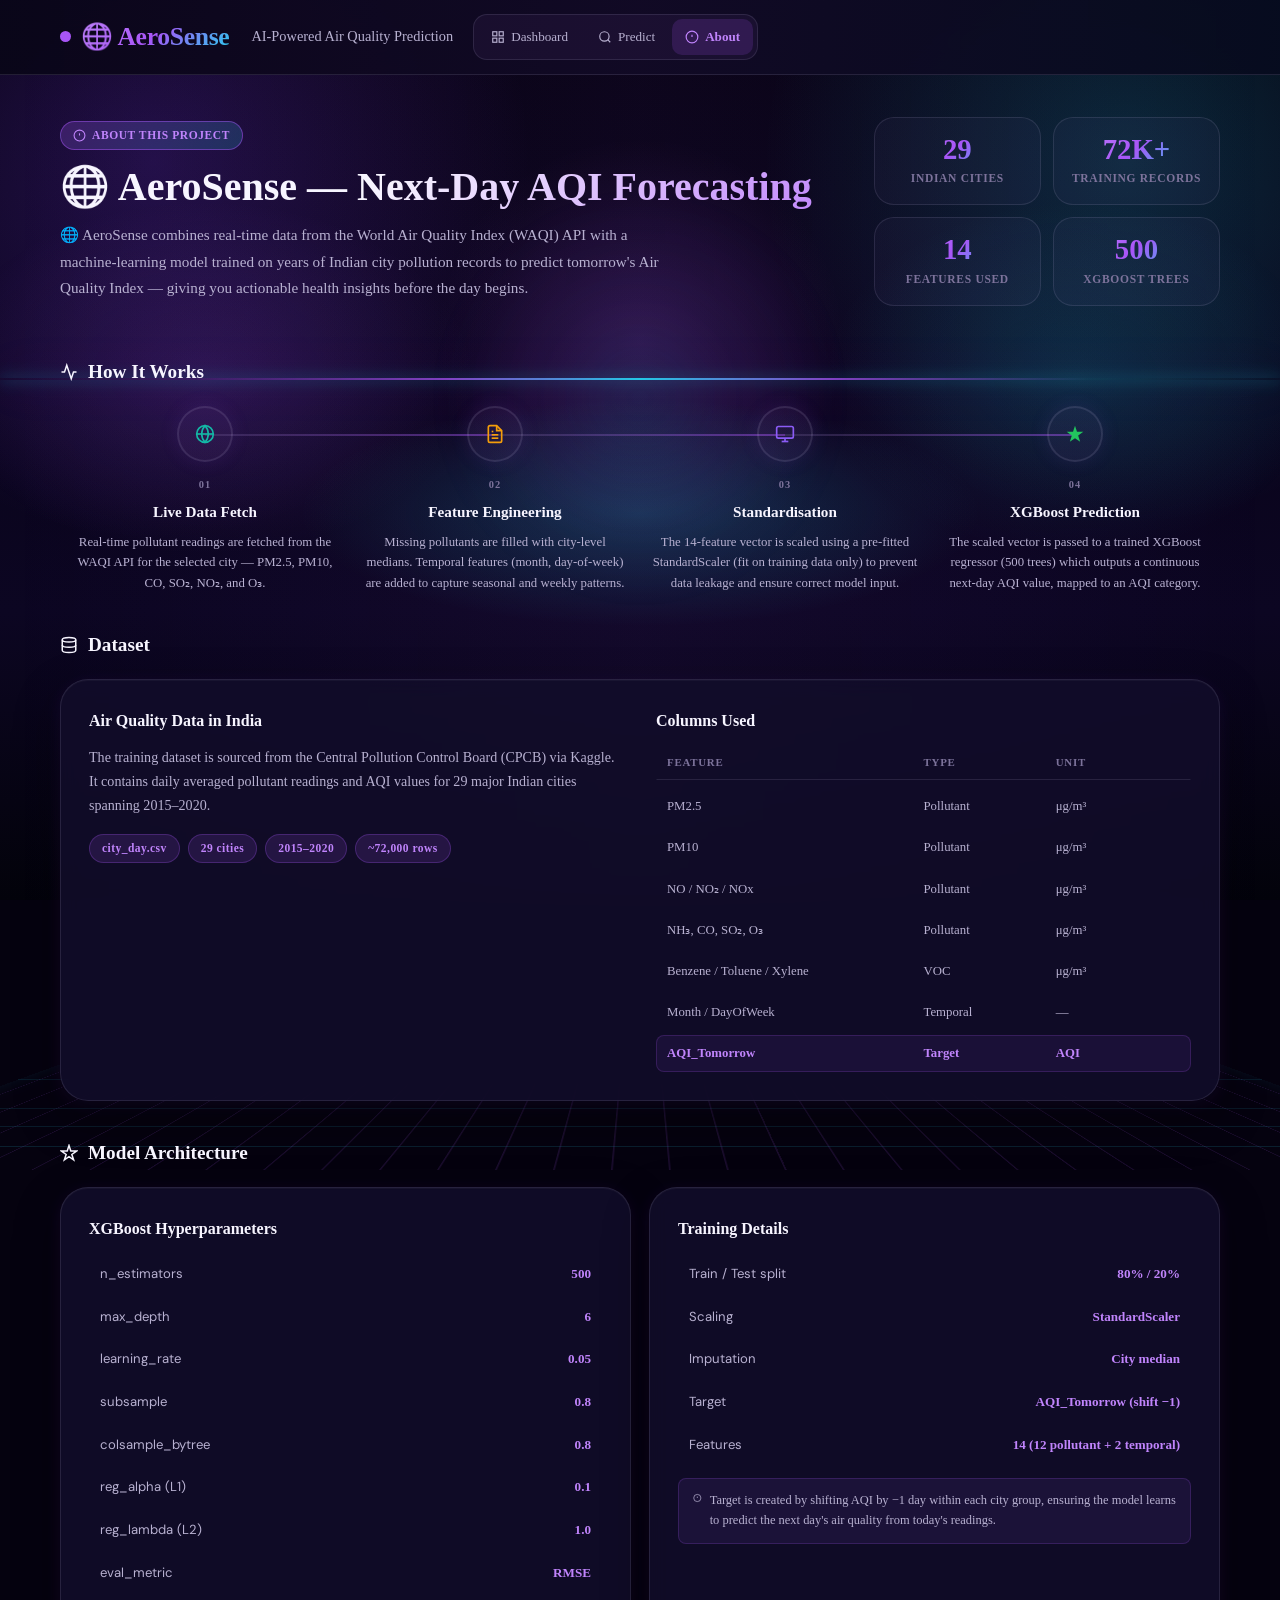
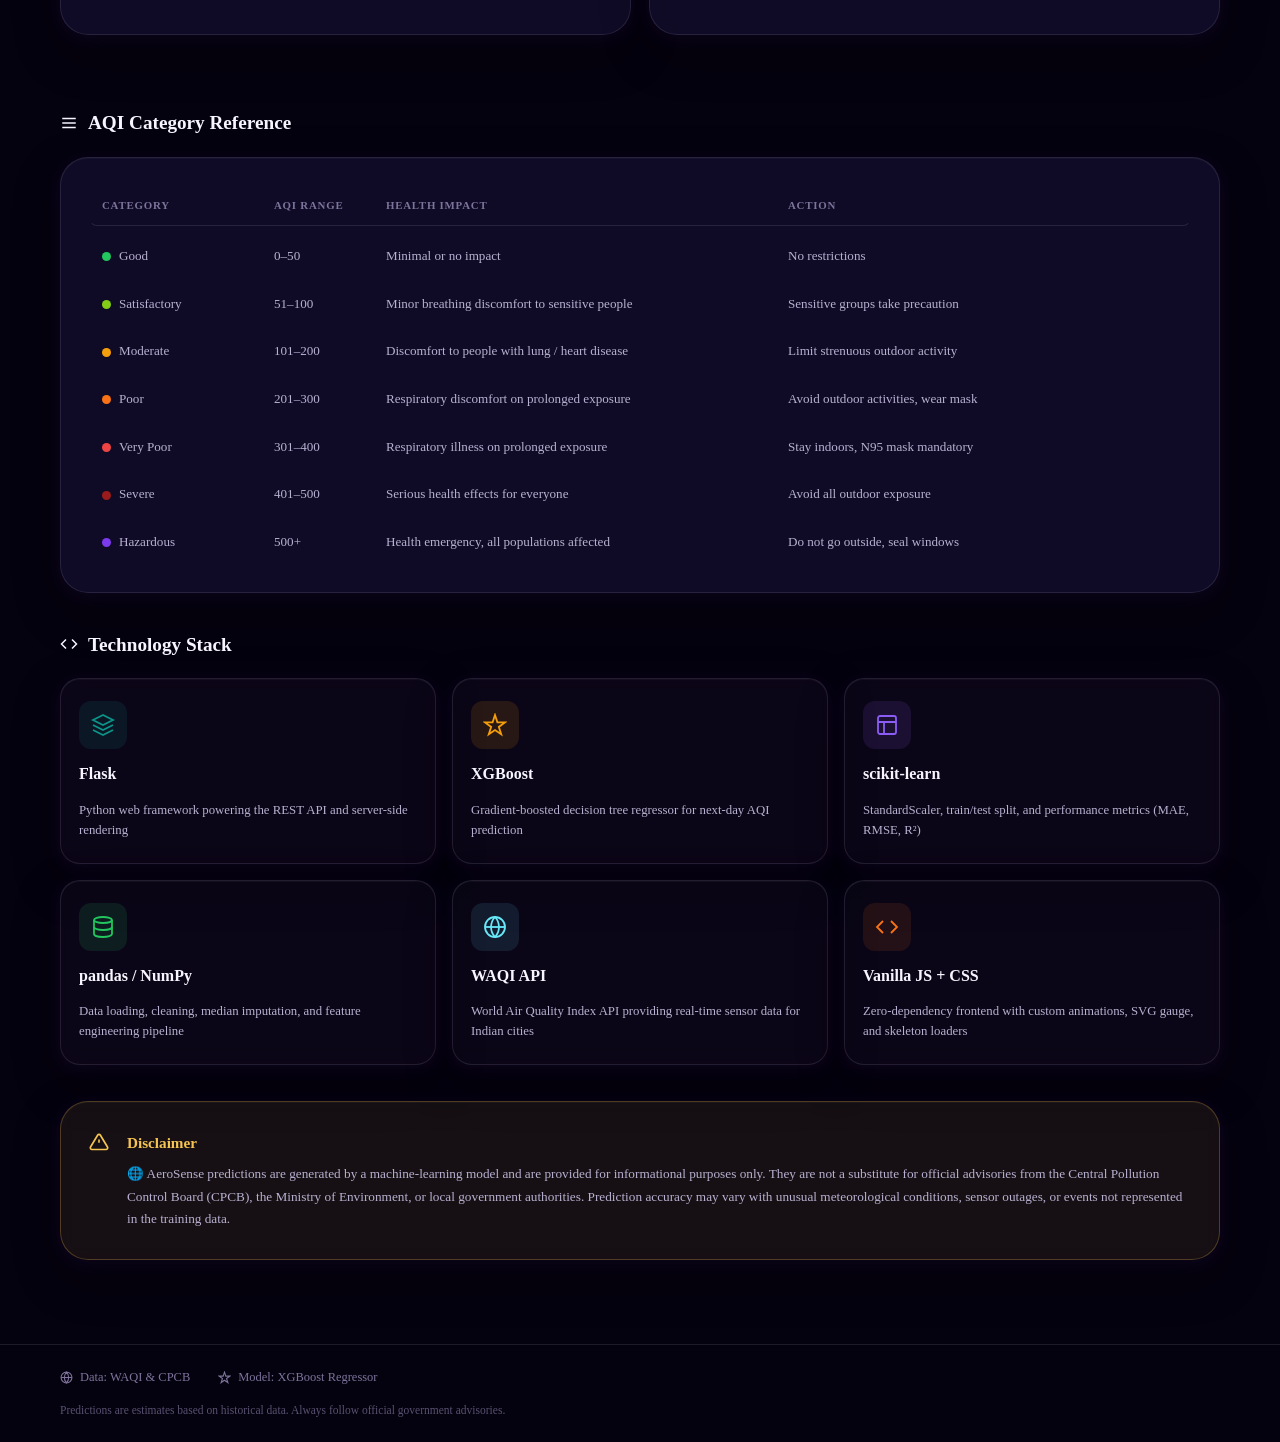
<file: templates/about.html>
<!DOCTYPE html>
<html lang="en">
<head>
  <meta charset="UTF-8" />
  <meta name="viewport" content="width=device-width, initial-scale=1.0" />
  <title>About — 🌐 AeroSense</title>
  <link rel="preconnect" href="https://fonts.googleapis.com" />
  <link rel="preconnect" href="https://fonts.gstatic.com" crossorigin />
  <link href="https://fonts.googleapis.com/css2?family=Outfit:wght@300;400;500;600;700;800&family=DM+Sans:wght@300;400;500;600&display=swap" rel="stylesheet" />
  <link rel="stylesheet" href="/static/css/style.css" />
</head>
<body>

  <!-- ══ HEADER ══════════════════════════════════════════════ -->
  <header class="site-header">
    <div class="container header-inner">
      <a href="/" class="brand">
        <div class="brand-dot"></div>
        <span class="brand-name">🌐 AeroSense</span>
      </a>
      <p class="brand-tagline">AI-Powered Air Quality Prediction</p>
      <nav class="site-nav">
        <a href="/"        class="nav-link">
          <svg width="14" height="14" viewBox="0 0 24 24" fill="none" stroke="currentColor" stroke-width="2"><rect x="3" y="3" width="7" height="7"/><rect x="14" y="3" width="7" height="7"/><rect x="14" y="14" width="7" height="7"/><rect x="3" y="14" width="7" height="7"/></svg>
          Dashboard
        </a>
        <a href="/predict" class="nav-link">
          <svg width="14" height="14" viewBox="0 0 24 24" fill="none" stroke="currentColor" stroke-width="2"><circle cx="11" cy="11" r="8"/><line x1="21" y1="21" x2="16.65" y2="16.65"/></svg>
          Predict
        </a>
        <a href="/about"   class="nav-link nav-link--active">
          <svg width="14" height="14" viewBox="0 0 24 24" fill="none" stroke="currentColor" stroke-width="2"><circle cx="12" cy="12" r="10"/><line x1="12" y1="8" x2="12" y2="12"/><line x1="12" y1="16" x2="12.01" y2="16"/></svg>
          About
        </a>
      </nav>
    </div>
  </header>

  <!-- ══ MAIN ════════════════════════════════════════════════ -->
  <main class="main-content container">

    <!-- ── Hero ──────────────────────────────────────────── -->
    <section class="about-hero fade-section">
      <div class="about-hero-content">
        <div class="ai-badge" style="margin-bottom:14px">
          <svg width="13" height="13" viewBox="0 0 24 24" fill="none" stroke="currentColor" stroke-width="2"><circle cx="12" cy="12" r="10"/><line x1="12" y1="8" x2="12" y2="12"/><line x1="12" y1="16" x2="12.01" y2="16"/></svg>
          About This Project
        </div>
        <h1 class="about-title">🌐 AeroSense — Next-Day AQI Forecasting</h1>
        <p class="about-subtitle">
          🌐 AeroSense combines real-time data from the World Air Quality Index (WAQI) API with
          a machine-learning model trained on years of Indian city pollution records to predict
          tomorrow's Air Quality Index — giving you actionable health insights before the day begins.
        </p>
      </div>

      <!-- Quick Stats -->
      <div class="about-stats">
        <div class="stat-card">
          <div class="stat-value">29</div>
          <div class="stat-label">Indian Cities</div>
        </div>
        <div class="stat-card">
          <div class="stat-value">72K+</div>
          <div class="stat-label">Training Records</div>
        </div>
        <div class="stat-card">
          <div class="stat-value">14</div>
          <div class="stat-label">Features Used</div>
        </div>
        <div class="stat-card">
          <div class="stat-value">500</div>
          <div class="stat-label">XGBoost Trees</div>
        </div>
      </div>
    </section>

    <!-- ── How It Works ───────────────────────────────────── -->
    <section class="fade-section">
      <h2 class="section-heading">
        <svg width="18" height="18" viewBox="0 0 24 24" fill="none" stroke="currentColor" stroke-width="2"><polyline points="22 12 18 12 15 21 9 3 6 12 2 12"/></svg>
        How It Works
      </h2>
      <div class="pipeline">
        <div class="pipeline-step">
          <div class="step-icon" style="--step-color:#14B8A6">
            <svg width="20" height="20" viewBox="0 0 24 24" fill="none" stroke="currentColor" stroke-width="2"><circle cx="12" cy="12" r="10"/><line x1="2" y1="12" x2="22" y2="12"/><path d="M12 2a15.3 15.3 0 0 1 4 10 15.3 15.3 0 0 1-4 10 15.3 15.3 0 0 1-4-10 15.3 15.3 0 0 1 4-10z"/></svg>
          </div>
          <div class="step-body">
            <div class="step-num">01</div>
            <h3 class="step-title">Live Data Fetch</h3>
            <p class="step-desc">Real-time pollutant readings are fetched from the WAQI API for the selected city — PM2.5, PM10, CO, SO₂, NO₂, and O₃.</p>
          </div>
          <div class="step-connector"></div>
        </div>
        <div class="pipeline-step">
          <div class="step-icon" style="--step-color:#F59E0B">
            <svg width="20" height="20" viewBox="0 0 24 24" fill="none" stroke="currentColor" stroke-width="2"><path d="M14 2H6a2 2 0 0 0-2 2v16a2 2 0 0 0 2 2h12a2 2 0 0 0 2-2V8z"/><polyline points="14 2 14 8 20 8"/><line x1="16" y1="13" x2="8" y2="13"/><line x1="16" y1="17" x2="8" y2="17"/><polyline points="10 9 9 9 8 9"/></svg>
          </div>
          <div class="step-body">
            <div class="step-num">02</div>
            <h3 class="step-title">Feature Engineering</h3>
            <p class="step-desc">Missing pollutants are filled with city-level medians. Temporal features (month, day-of-week) are added to capture seasonal and weekly patterns.</p>
          </div>
          <div class="step-connector"></div>
        </div>
        <div class="pipeline-step">
          <div class="step-icon" style="--step-color:#8B5CF6">
            <svg width="20" height="20" viewBox="0 0 24 24" fill="none" stroke="currentColor" stroke-width="2"><rect x="2" y="3" width="20" height="14" rx="2" ry="2"/><line x1="8" y1="21" x2="16" y2="21"/><line x1="12" y1="17" x2="12" y2="21"/></svg>
          </div>
          <div class="step-body">
            <div class="step-num">03</div>
            <h3 class="step-title">Standardisation</h3>
            <p class="step-desc">The 14-feature vector is scaled using a pre-fitted StandardScaler (fit on training data only) to prevent data leakage and ensure correct model input.</p>
          </div>
          <div class="step-connector"></div>
        </div>
        <div class="pipeline-step">
          <div class="step-icon" style="--step-color:#22C55E">
            <svg width="20" height="20" viewBox="0 0 24 24" fill="currentColor"><path d="M12 2l2.4 7.4H22l-6.2 4.5 2.4 7.4L12 17l-6.2 4.3 2.4-7.4L2 9.4h7.6z"/></svg>
          </div>
          <div class="step-body">
            <div class="step-num">04</div>
            <h3 class="step-title">XGBoost Prediction</h3>
            <p class="step-desc">The scaled vector is passed to a trained XGBoost regressor (500 trees) which outputs a continuous next-day AQI value, mapped to an AQI category.</p>
          </div>
        </div>
      </div>
    </section>

    <!-- ── Dataset ────────────────────────────────────────── -->
    <section class="fade-section">
      <h2 class="section-heading">
        <svg width="18" height="18" viewBox="0 0 24 24" fill="none" stroke="currentColor" stroke-width="2"><ellipse cx="12" cy="5" rx="9" ry="3"/><path d="M21 12c0 1.66-4 3-9 3s-9-1.34-9-3"/><path d="M3 5v14c0 1.66 4 3 9 3s9-1.34 9-3V5"/></svg>
        Dataset
      </h2>
      <div class="card about-card">
        <div class="about-card-cols">
          <div class="about-card-col">
            <h3 class="about-card-title">Air Quality Data in India</h3>
            <p class="about-card-text">
              The training dataset is sourced from the Central Pollution Control Board (CPCB) via Kaggle.
              It contains daily averaged pollutant readings and AQI values for 29 major Indian cities
              spanning 2015–2020.
            </p>
            <div class="dataset-tags">
              <span class="dtag">city_day.csv</span>
              <span class="dtag">29 cities</span>
              <span class="dtag">2015–2020</span>
              <span class="dtag">~72,000 rows</span>
            </div>
          </div>
          <div class="about-card-col">
            <h3 class="about-card-title">Columns Used</h3>
            <div class="col-table">
              <div class="col-row col-row--head">
                <span>Feature</span><span>Type</span><span>Unit</span>
              </div>
              <div class="col-row"><span>PM2.5</span><span>Pollutant</span><span>μg/m³</span></div>
              <div class="col-row"><span>PM10</span><span>Pollutant</span><span>μg/m³</span></div>
              <div class="col-row"><span>NO / NO₂ / NOx</span><span>Pollutant</span><span>μg/m³</span></div>
              <div class="col-row"><span>NH₃, CO, SO₂, O₃</span><span>Pollutant</span><span>μg/m³</span></div>
              <div class="col-row"><span>Benzene / Toluene / Xylene</span><span>VOC</span><span>μg/m³</span></div>
              <div class="col-row"><span>Month / DayOfWeek</span><span>Temporal</span><span>—</span></div>
              <div class="col-row col-row--target"><span>AQI_Tomorrow</span><span>Target</span><span>AQI</span></div>
            </div>
          </div>
        </div>
      </div>
    </section>

    <!-- ── Model Details ──────────────────────────────────── -->
    <section class="fade-section">
      <h2 class="section-heading">
        <svg width="18" height="18" viewBox="0 0 24 24" fill="none" stroke="currentColor" stroke-width="2"><path d="M12 2l2.4 7.4H22l-6.2 4.5 2.4 7.4L12 17l-6.2 4.3 2.4-7.4L2 9.4h7.6z"/></svg>
        Model Architecture
      </h2>
      <div class="two-col-grid">
        <div class="card about-card">
          <h3 class="about-card-title">XGBoost Hyperparameters</h3>
          <div class="param-table">
            <div class="param-row"><span class="param-key">n_estimators</span><span class="param-val">500</span></div>
            <div class="param-row"><span class="param-key">max_depth</span><span class="param-val">6</span></div>
            <div class="param-row"><span class="param-key">learning_rate</span><span class="param-val">0.05</span></div>
            <div class="param-row"><span class="param-key">subsample</span><span class="param-val">0.8</span></div>
            <div class="param-row"><span class="param-key">colsample_bytree</span><span class="param-val">0.8</span></div>
            <div class="param-row"><span class="param-key">reg_alpha (L1)</span><span class="param-val">0.1</span></div>
            <div class="param-row"><span class="param-key">reg_lambda (L2)</span><span class="param-val">1.0</span></div>
            <div class="param-row"><span class="param-key">eval_metric</span><span class="param-val">RMSE</span></div>
          </div>
        </div>
        <div class="card about-card">
          <h3 class="about-card-title">Training Details</h3>
          <div class="param-table">
            <div class="param-row"><span class="param-key">Train / Test split</span><span class="param-val">80% / 20%</span></div>
            <div class="param-row"><span class="param-key">Scaling</span><span class="param-val">StandardScaler</span></div>
            <div class="param-row"><span class="param-key">Imputation</span><span class="param-val">City median</span></div>
            <div class="param-row"><span class="param-key">Target</span><span class="param-val">AQI_Tomorrow (shift −1)</span></div>
            <div class="param-row"><span class="param-key">Features</span><span class="param-val">14 (12 pollutant + 2 temporal)</span></div>
          </div>
          <div class="model-note">
            <svg width="14" height="14" viewBox="0 0 24 24" fill="none" stroke="currentColor" stroke-width="2"><circle cx="12" cy="12" r="10"/><line x1="12" y1="8" x2="12" y2="12"/><line x1="12" y1="16" x2="12.01" y2="16"/></svg>
            Target is created by shifting AQI by −1 day within each city group, ensuring the model learns to predict the next day's air quality from today's readings.
          </div>
        </div>
      </div>
    </section>

    <!-- ── AQI Reference ──────────────────────────────────── -->
    <section class="fade-section">
      <h2 class="section-heading">
        <svg width="18" height="18" viewBox="0 0 24 24" fill="none" stroke="currentColor" stroke-width="2"><line x1="3" y1="12" x2="21" y2="12"/><line x1="3" y1="6" x2="21" y2="6"/><line x1="3" y1="18" x2="21" y2="18"/></svg>
        AQI Category Reference
      </h2>
      <div class="card about-card">
        <div class="aqi-ref-table">
          <div class="aqi-ref-row aqi-ref-head">
            <span>Category</span><span>AQI Range</span><span>Health Impact</span><span>Action</span>
          </div>
          <div class="aqi-ref-row" style="--row-color:#22C55E">
            <span><span class="cat-dot"></span>Good</span>
            <span>0–50</span>
            <span>Minimal or no impact</span>
            <span>No restrictions</span>
          </div>
          <div class="aqi-ref-row" style="--row-color:#84CC16">
            <span><span class="cat-dot"></span>Satisfactory</span>
            <span>51–100</span>
            <span>Minor breathing discomfort to sensitive people</span>
            <span>Sensitive groups take precaution</span>
          </div>
          <div class="aqi-ref-row" style="--row-color:#F59E0B">
            <span><span class="cat-dot"></span>Moderate</span>
            <span>101–200</span>
            <span>Discomfort to people with lung / heart disease</span>
            <span>Limit strenuous outdoor activity</span>
          </div>
          <div class="aqi-ref-row" style="--row-color:#F97316">
            <span><span class="cat-dot"></span>Poor</span>
            <span>201–300</span>
            <span>Respiratory discomfort on prolonged exposure</span>
            <span>Avoid outdoor activities, wear mask</span>
          </div>
          <div class="aqi-ref-row" style="--row-color:#EF4444">
            <span><span class="cat-dot"></span>Very Poor</span>
            <span>301–400</span>
            <span>Respiratory illness on prolonged exposure</span>
            <span>Stay indoors, N95 mask mandatory</span>
          </div>
          <div class="aqi-ref-row" style="--row-color:#991B1B">
            <span><span class="cat-dot"></span>Severe</span>
            <span>401–500</span>
            <span>Serious health effects for everyone</span>
            <span>Avoid all outdoor exposure</span>
          </div>
          <div class="aqi-ref-row" style="--row-color:#7C3AED">
            <span><span class="cat-dot"></span>Hazardous</span>
            <span>500+</span>
            <span>Health emergency, all populations affected</span>
            <span>Do not go outside, seal windows</span>
          </div>
        </div>
      </div>
    </section>

    <!-- ── Tech Stack ─────────────────────────────────────── -->
    <section class="fade-section">
      <h2 class="section-heading">
        <svg width="18" height="18" viewBox="0 0 24 24" fill="none" stroke="currentColor" stroke-width="2"><polyline points="16 18 22 12 16 6"/><polyline points="8 6 2 12 8 18"/></svg>
        Technology Stack
      </h2>
      <div class="tech-grid">
        <div class="tech-card">
          <div class="tech-icon" style="background:rgba(13,148,136,0.12)">
            <svg width="24" height="24" viewBox="0 0 24 24" fill="none" stroke="#0D9488" stroke-width="1.8"><path d="M12 2L2 7l10 5 10-5-10-5z"/><path d="M2 17l10 5 10-5"/><path d="M2 12l10 5 10-5"/></svg>
          </div>
          <div class="tech-name">Flask</div>
          <div class="tech-desc">Python web framework powering the REST API and server-side rendering</div>
        </div>
        <div class="tech-card">
          <div class="tech-icon" style="background:rgba(245,158,11,0.12)">
            <svg width="24" height="24" viewBox="0 0 24 24" fill="none" stroke="#F59E0B" stroke-width="1.8"><path d="M12 2l2.4 7.4H22l-6.2 4.5 2.4 7.4L12 17l-6.2 4.3 2.4-7.4L2 9.4h7.6z"/></svg>
          </div>
          <div class="tech-name">XGBoost</div>
          <div class="tech-desc">Gradient-boosted decision tree regressor for next-day AQI prediction</div>
        </div>
        <div class="tech-card">
          <div class="tech-icon" style="background:rgba(139,92,246,0.12)">
            <svg width="24" height="24" viewBox="0 0 24 24" fill="none" stroke="#8B5CF6" stroke-width="1.8"><rect x="3" y="3" width="18" height="18" rx="2"/><path d="M3 9h18M9 21V9"/></svg>
          </div>
          <div class="tech-name">scikit-learn</div>
          <div class="tech-desc">StandardScaler, train/test split, and performance metrics (MAE, RMSE, R²)</div>
        </div>
        <div class="tech-card">
          <div class="tech-icon" style="background:rgba(34,197,94,0.12)">
            <svg width="24" height="24" viewBox="0 0 24 24" fill="none" stroke="#22C55E" stroke-width="1.8"><ellipse cx="12" cy="5" rx="9" ry="3"/><path d="M21 12c0 1.66-4 3-9 3s-9-1.34-9-3"/><path d="M3 5v14c0 1.66 4 3 9 3s9-1.34 9-3V5"/></svg>
          </div>
          <div class="tech-name">pandas / NumPy</div>
          <div class="tech-desc">Data loading, cleaning, median imputation, and feature engineering pipeline</div>
        </div>
        <div class="tech-card">
          <div class="tech-icon" style="background:rgba(103,232,249,0.10)">
            <svg width="24" height="24" viewBox="0 0 24 24" fill="none" stroke="#67E8F9" stroke-width="1.8"><circle cx="12" cy="12" r="10"/><line x1="2" y1="12" x2="22" y2="12"/><path d="M12 2a15.3 15.3 0 0 1 4 10 15.3 15.3 0 0 1-4 10 15.3 15.3 0 0 1-4-10 15.3 15.3 0 0 1 4-10z"/></svg>
          </div>
          <div class="tech-name">WAQI API</div>
          <div class="tech-desc">World Air Quality Index API providing real-time sensor data for Indian cities</div>
        </div>
        <div class="tech-card">
          <div class="tech-icon" style="background:rgba(249,115,22,0.10)">
            <svg width="24" height="24" viewBox="0 0 24 24" fill="none" stroke="#F97316" stroke-width="1.8"><polyline points="16 18 22 12 16 6"/><polyline points="8 6 2 12 8 18"/></svg>
          </div>
          <div class="tech-name">Vanilla JS + CSS</div>
          <div class="tech-desc">Zero-dependency frontend with custom animations, SVG gauge, and skeleton loaders</div>
        </div>
      </div>
    </section>

    <!-- ── Disclaimer ─────────────────────────────────────── -->
    <section class="fade-section">
      <div class="card disclaimer-card">
        <div class="disclaimer-icon">
          <svg width="20" height="20" viewBox="0 0 24 24" fill="none" stroke="currentColor" stroke-width="2"><path d="M10.29 3.86L1.82 18a2 2 0 0 0 1.71 3h16.94a2 2 0 0 0 1.71-3L13.71 3.86a2 2 0 0 0-3.42 0z"/><line x1="12" y1="9" x2="12" y2="13"/><line x1="12" y1="17" x2="12.01" y2="17"/></svg>
        </div>
        <div class="disclaimer-body">
          <h3 class="disclaimer-title">Disclaimer</h3>
          <p class="disclaimer-text">
            🌐 AeroSense predictions are generated by a machine-learning model and are provided for informational
            purposes only. They are not a substitute for official advisories from the Central Pollution Control
            Board (CPCB), the Ministry of Environment, or local government authorities.
            Prediction accuracy may vary with unusual meteorological conditions, sensor outages, or
            events not represented in the training data.
          </p>
        </div>
      </div>
    </section>

  </main>

  <!-- ══ FOOTER ══════════════════════════════════════════════ -->
  <footer class="site-footer">
    <div class="container footer-inner">
      <div class="footer-item">
        <svg width="13" height="13" viewBox="0 0 24 24" fill="none" stroke="currentColor" stroke-width="2"><circle cx="12" cy="12" r="10"/><line x1="2" y1="12" x2="22" y2="12"/><path d="M12 2a15.3 15.3 0 0 1 4 10 15.3 15.3 0 0 1-4 10 15.3 15.3 0 0 1-4-10 15.3 15.3 0 0 1 4-10z"/></svg>
        Data: WAQI &amp; CPCB
      </div>
      <div class="footer-item">
        <svg width="13" height="13" viewBox="0 0 24 24" fill="none" stroke="currentColor" stroke-width="2"><path d="M12 2l2.4 7.4H22l-6.2 4.5 2.4 7.4L12 17l-6.2 4.3 2.4-7.4L2 9.4h7.6z"/></svg>
        Model: XGBoost Regressor
      </div>
      <div class="footer-disclaimer">
        Predictions are estimates based on historical data. Always follow official government advisories.
      </div>
    </div>
  </footer>

  <script>
    // Staggered fade-in (no external JS file needed for about page)
    document.addEventListener('DOMContentLoaded', () => {
      const sections = document.querySelectorAll('.fade-section');
      const obs = new IntersectionObserver(entries => {
        entries.forEach(e => { if (e.isIntersecting) { e.target.classList.add('visible'); obs.unobserve(e.target); } });
      }, { threshold: 0.06 });
      sections.forEach((s, i) => { s.style.transitionDelay = i * 70 + 'ms'; obs.observe(s); });
    });
  </script>
</body>
</html>
</file>
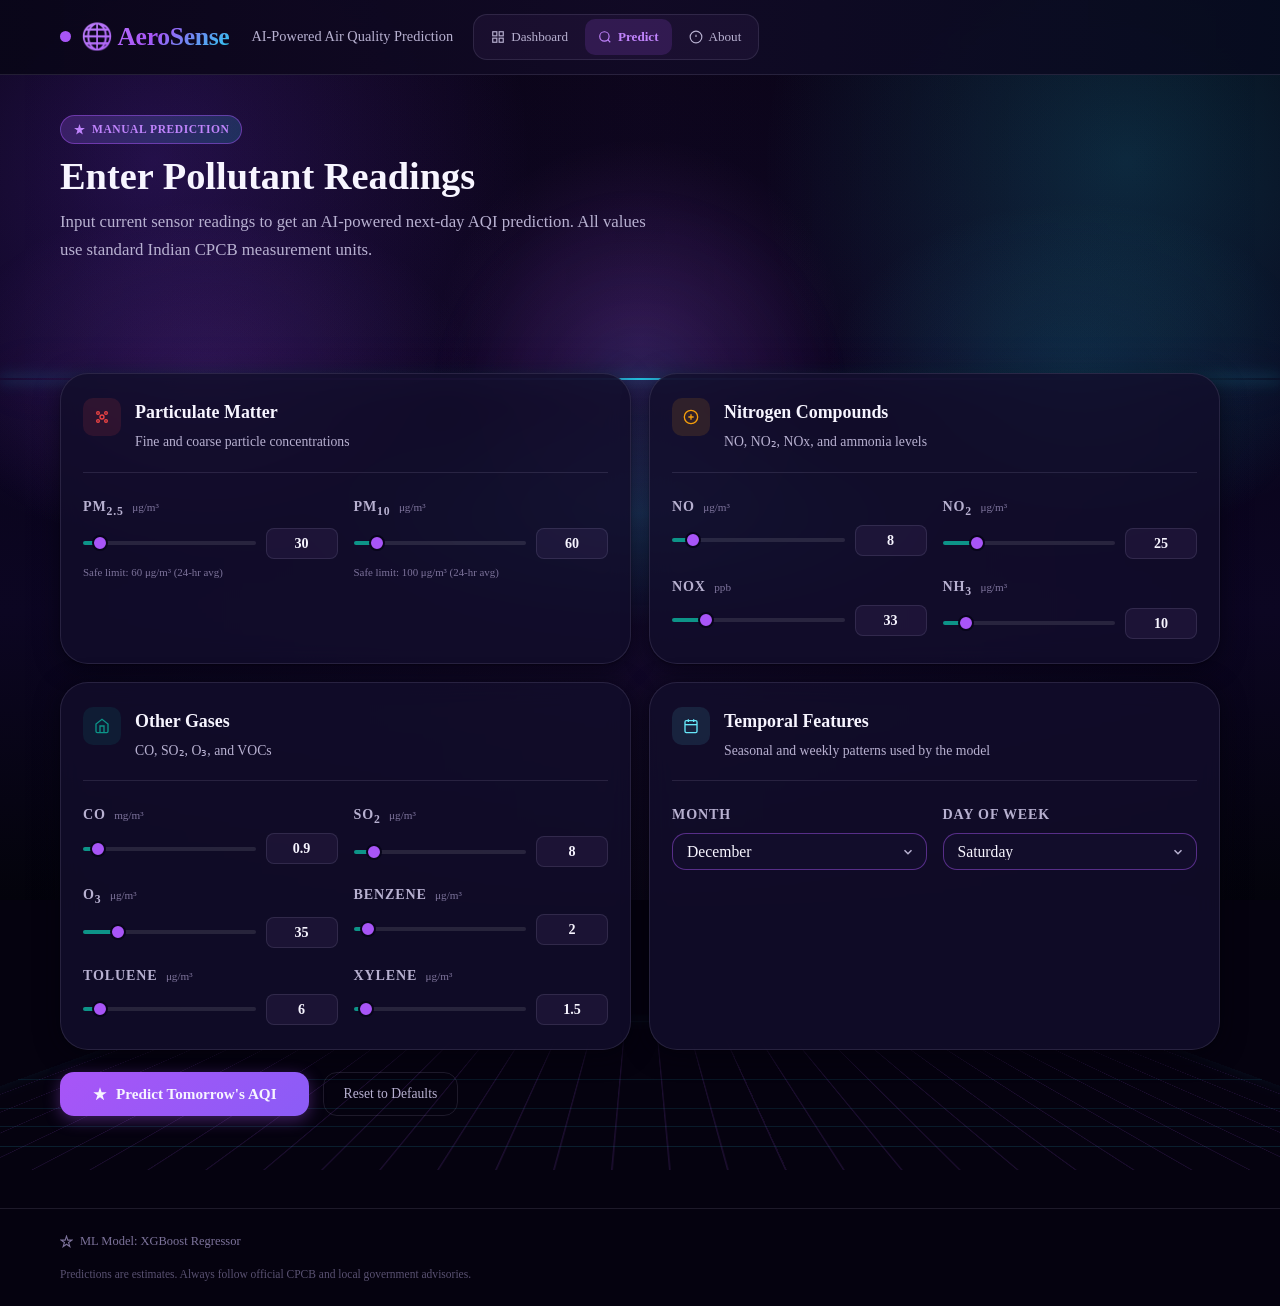
<file: templates/predict.html>
<!DOCTYPE html>
<html lang="en">
<head>
  <meta charset="UTF-8" />
  <meta name="viewport" content="width=device-width, initial-scale=1.0" />
  <title>Manual Prediction — 🌐 AeroSense</title>
  <link rel="preconnect" href="https://fonts.googleapis.com" />
  <link rel="preconnect" href="https://fonts.gstatic.com" crossorigin />
  <link href="https://fonts.googleapis.com/css2?family=Outfit:wght@300;400;500;600;700;800&family=DM+Sans:wght@300;400;500;600&display=swap" rel="stylesheet" />
  <link rel="stylesheet" href="/static/css/style.css" />
</head>
<body>

  <!-- ══ HEADER ══════════════════════════════════════════════ -->
  <header class="site-header">
    <div class="container header-inner">
      <a href="/" class="brand">
        <div class="brand-dot"></div>
        <span class="brand-name">🌐 AeroSense</span>
      </a>
      <p class="brand-tagline">AI-Powered Air Quality Prediction</p>
      <nav class="site-nav">
        <a href="/"        class="nav-link">
          <svg width="14" height="14" viewBox="0 0 24 24" fill="none" stroke="currentColor" stroke-width="2"><rect x="3" y="3" width="7" height="7"/><rect x="14" y="3" width="7" height="7"/><rect x="14" y="14" width="7" height="7"/><rect x="3" y="14" width="7" height="7"/></svg>
          Dashboard
        </a>
        <a href="/predict" class="nav-link nav-link--active">
          <svg width="14" height="14" viewBox="0 0 24 24" fill="none" stroke="currentColor" stroke-width="2"><circle cx="11" cy="11" r="8"/><line x1="21" y1="21" x2="16.65" y2="16.65"/></svg>
          Predict
        </a>
        <a href="/about"   class="nav-link">
          <svg width="14" height="14" viewBox="0 0 24 24" fill="none" stroke="currentColor" stroke-width="2"><circle cx="12" cy="12" r="10"/><line x1="12" y1="8" x2="12" y2="12"/><line x1="12" y1="16" x2="12.01" y2="16"/></svg>
          About
        </a>
      </nav>
    </div>
  </header>

  <!-- ══ MAIN ════════════════════════════════════════════════ -->
  <main class="main-content container">

    <!-- Page title -->
    <div class="page-hero fade-section">
      <div class="page-hero-text">
        <div class="ai-badge" style="margin-bottom:10px">
          <svg width="13" height="13" viewBox="0 0 24 24" fill="currentColor"><path d="M12 2l2.4 7.4H22l-6.2 4.5 2.4 7.4L12 17l-6.2 4.3 2.4-7.4L2 9.4h7.6z"/></svg>
          Manual Prediction
        </div>
        <h1 class="page-title">Enter Pollutant Readings</h1>
        <p class="page-subtitle">
          Input current sensor readings to get an AI-powered next-day AQI prediction.
          All values use standard Indian CPCB measurement units.
        </p>
      </div>
    </div>

    <!-- ── Error toast ────────────────────────────────────── -->
    <div id="errorToast" class="toast" role="alert" aria-live="assertive">
      <svg width="18" height="18" viewBox="0 0 24 24" fill="none" stroke="currentColor" stroke-width="2">
        <circle cx="12" cy="12" r="10"/><line x1="12" y1="8" x2="12" y2="12"/><line x1="12" y1="16" x2="12.01" y2="16"/>
      </svg>
      <span id="errorToastMsg">Something went wrong.</span>
      <button class="toast-close" onclick="document.getElementById('errorToast').classList.remove('visible')">✕</button>
    </div>

    <form id="predictForm" autocomplete="off" novalidate>
      <div class="form-grid fade-section">

        <!-- ── Group 1: Particulate Matter ──────────────── -->
        <div class="form-group-card">
          <div class="form-group-header">
            <div class="form-group-icon" style="background:rgba(239,68,68,0.12); color:#EF4444">
              <svg width="16" height="16" viewBox="0 0 24 24" fill="none" stroke="currentColor" stroke-width="2"><circle cx="12" cy="12" r="3"/><circle cx="6" cy="6" r="2"/><circle cx="18" cy="6" r="2"/><circle cx="6" cy="18" r="2"/><circle cx="18" cy="18" r="2"/></svg>
            </div>
            <div>
              <div class="form-group-title">Particulate Matter</div>
              <div class="form-group-subtitle">Fine and coarse particle concentrations</div>
            </div>
          </div>
          <div class="form-fields">
            <div class="field-row">
              <div class="field-wrap">
                <label class="field-label">PM<sub>2.5</sub> <span class="field-unit">μg/m³</span></label>
                <div class="slider-input-group">
                  <input type="range"  class="slider" id="s_pm25" name="PM2.5"  min="0" max="500" step="0.5" value="30">
                  <input type="number" class="num-input" id="n_pm25" value="30"   min="0" max="999" step="0.1">
                </div>
                <div class="field-hint">Safe limit: 60 μg/m³ (24-hr avg)</div>
              </div>
              <div class="field-wrap">
                <label class="field-label">PM<sub>10</sub> <span class="field-unit">μg/m³</span></label>
                <div class="slider-input-group">
                  <input type="range"  class="slider" id="s_pm10" name="PM10"  min="0" max="600" step="1"   value="60">
                  <input type="number" class="num-input" id="n_pm10" value="60"   min="0" max="999" step="0.1">
                </div>
                <div class="field-hint">Safe limit: 100 μg/m³ (24-hr avg)</div>
              </div>
            </div>
          </div>
        </div>

        <!-- ── Group 2: Nitrogen Compounds ──────────────── -->
        <div class="form-group-card">
          <div class="form-group-header">
            <div class="form-group-icon" style="background:rgba(245,158,11,0.12); color:#F59E0B">
              <svg width="16" height="16" viewBox="0 0 24 24" fill="none" stroke="currentColor" stroke-width="2"><path d="M12 2C6.48 2 2 6.48 2 12s4.48 10 10 10 10-4.48 10-10S17.52 2 12 2z"/><path d="M8 12h8M12 8v8"/></svg>
            </div>
            <div>
              <div class="form-group-title">Nitrogen Compounds</div>
              <div class="form-group-subtitle">NO, NO₂, NOx, and ammonia levels</div>
            </div>
          </div>
          <div class="form-fields">
            <div class="field-row">
              <div class="field-wrap">
                <label class="field-label">NO <span class="field-unit">μg/m³</span></label>
                <div class="slider-input-group">
                  <input type="range"  class="slider" id="s_no"  name="NO"   min="0" max="100"  step="0.1" value="8">
                  <input type="number" class="num-input" id="n_no"  value="8"    min="0" max="999" step="0.1">
                </div>
              </div>
              <div class="field-wrap">
                <label class="field-label">NO<sub>2</sub> <span class="field-unit">μg/m³</span></label>
                <div class="slider-input-group">
                  <input type="range"  class="slider" id="s_no2" name="NO2"  min="0" max="150"  step="0.1" value="25">
                  <input type="number" class="num-input" id="n_no2" value="25"   min="0" max="999" step="0.1">
                </div>
              </div>
            </div>
            <div class="field-row">
              <div class="field-wrap">
                <label class="field-label">NOx <span class="field-unit">ppb</span></label>
                <div class="slider-input-group">
                  <input type="range"  class="slider" id="s_nox" name="NOx"  min="0" max="200"  step="0.1" value="33">
                  <input type="number" class="num-input" id="n_nox" value="33"   min="0" max="999" step="0.1">
                </div>
              </div>
              <div class="field-wrap">
                <label class="field-label">NH<sub>3</sub> <span class="field-unit">μg/m³</span></label>
                <div class="slider-input-group">
                  <input type="range"  class="slider" id="s_nh3" name="NH3"  min="0" max="100"  step="0.1" value="10">
                  <input type="number" class="num-input" id="n_nh3" value="10"   min="0" max="999" step="0.1">
                </div>
              </div>
            </div>
          </div>
        </div>

        <!-- ── Group 3: Other Gases ──────────────────────── -->
        <div class="form-group-card">
          <div class="form-group-header">
            <div class="form-group-icon" style="background:rgba(13,148,136,0.12); color:#0D9488">
              <svg width="16" height="16" viewBox="0 0 24 24" fill="none" stroke="currentColor" stroke-width="2"><path d="M3 9l9-7 9 7v11a2 2 0 0 1-2 2H5a2 2 0 0 1-2-2z"/><polyline points="9 22 9 12 15 12 15 22"/></svg>
            </div>
            <div>
              <div class="form-group-title">Other Gases</div>
              <div class="form-group-subtitle">CO, SO₂, O₃, and VOCs</div>
            </div>
          </div>
          <div class="form-fields">
            <div class="field-row">
              <div class="field-wrap">
                <label class="field-label">CO <span class="field-unit">mg/m³</span></label>
                <div class="slider-input-group">
                  <input type="range"  class="slider" id="s_co"  name="CO"      min="0" max="20"   step="0.01" value="0.9">
                  <input type="number" class="num-input" id="n_co"  value="0.9"   min="0" max="99"  step="0.01">
                </div>
              </div>
              <div class="field-wrap">
                <label class="field-label">SO<sub>2</sub> <span class="field-unit">μg/m³</span></label>
                <div class="slider-input-group">
                  <input type="range"  class="slider" id="s_so2" name="SO2"     min="0" max="100"  step="0.1"  value="8">
                  <input type="number" class="num-input" id="n_so2" value="8"    min="0" max="999" step="0.1">
                </div>
              </div>
            </div>
            <div class="field-row">
              <div class="field-wrap">
                <label class="field-label">O<sub>3</sub> <span class="field-unit">μg/m³</span></label>
                <div class="slider-input-group">
                  <input type="range"  class="slider" id="s_o3"  name="O3"      min="0" max="200"  step="0.1"  value="35">
                  <input type="number" class="num-input" id="n_o3"  value="35"   min="0" max="999" step="0.1">
                </div>
              </div>
              <div class="field-wrap">
                <label class="field-label">Benzene <span class="field-unit">μg/m³</span></label>
                <div class="slider-input-group">
                  <input type="range"  class="slider" id="s_ben" name="Benzene" min="0" max="50"   step="0.01" value="2">
                  <input type="number" class="num-input" id="n_ben" value="2"    min="0" max="99"  step="0.01">
                </div>
              </div>
            </div>
            <div class="field-row">
              <div class="field-wrap">
                <label class="field-label">Toluene <span class="field-unit">μg/m³</span></label>
                <div class="slider-input-group">
                  <input type="range"  class="slider" id="s_tol" name="Toluene" min="0" max="100"  step="0.01" value="6">
                  <input type="number" class="num-input" id="n_tol" value="6"    min="0" max="999" step="0.01">
                </div>
              </div>
              <div class="field-wrap">
                <label class="field-label">Xylene <span class="field-unit">μg/m³</span></label>
                <div class="slider-input-group">
                  <input type="range"  class="slider" id="s_xyl" name="Xylene"  min="0" max="50"   step="0.01" value="1.5">
                  <input type="number" class="num-input" id="n_xyl" value="1.5"  min="0" max="99"  step="0.01">
                </div>
              </div>
            </div>
          </div>
        </div>

        <!-- ── Group 4: Temporal ─────────────────────────── -->
        <div class="form-group-card">
          <div class="form-group-header">
            <div class="form-group-icon" style="background:rgba(103,232,249,0.10); color:#67E8F9">
              <svg width="16" height="16" viewBox="0 0 24 24" fill="none" stroke="currentColor" stroke-width="2"><rect x="3" y="4" width="18" height="18" rx="2" ry="2"/><line x1="16" y1="2" x2="16" y2="6"/><line x1="8" y1="2" x2="8" y2="6"/><line x1="3" y1="10" x2="21" y2="10"/></svg>
            </div>
            <div>
              <div class="form-group-title">Temporal Features</div>
              <div class="form-group-subtitle">Seasonal and weekly patterns used by the model</div>
            </div>
          </div>
          <div class="form-fields">
            <div class="field-row">
              <div class="field-wrap">
                <label class="field-label">Month</label>
                <div class="custom-select-wrapper" style="width:100%">
                  <select class="city-select" id="sel_month" name="Month" style="min-width:unset;width:100%;padding-left:14px">
                    <option value="1">January</option><option value="2">February</option>
                    <option value="3">March</option><option value="4">April</option>
                    <option value="5">May</option><option value="6">June</option>
                    <option value="7">July</option><option value="8">August</option>
                    <option value="9">September</option><option value="10">October</option>
                    <option value="11">November</option><option value="12">December</option>
                  </select>
                  <div class="select-arrow">
                    <svg width="14" height="14" viewBox="0 0 24 24" fill="none" stroke="currentColor" stroke-width="2.5"><polyline points="6 9 12 15 18 9"/></svg>
                  </div>
                </div>
              </div>
              <div class="field-wrap">
                <label class="field-label">Day of Week</label>
                <div class="custom-select-wrapper" style="width:100%">
                  <select class="city-select" id="sel_dow" name="DayOfWeek" style="min-width:unset;width:100%;padding-left:14px">
                    <option value="0">Monday</option><option value="1">Tuesday</option>
                    <option value="2">Wednesday</option><option value="3">Thursday</option>
                    <option value="4">Friday</option><option value="5">Saturday</option>
                    <option value="6">Sunday</option>
                  </select>
                  <div class="select-arrow">
                    <svg width="14" height="14" viewBox="0 0 24 24" fill="none" stroke="currentColor" stroke-width="2.5"><polyline points="6 9 12 15 18 9"/></svg>
                  </div>
                </div>
              </div>
            </div>
          </div>
        </div>

      </div><!-- /.form-grid -->

      <!-- Submit -->
      <div class="form-submit-row fade-section">
        <button type="submit" class="predict-btn" id="predictBtn">
          <span class="btn-inner" id="btnInner">
            <svg width="16" height="16" viewBox="0 0 24 24" fill="currentColor"><path d="M12 2l2.4 7.4H22l-6.2 4.5 2.4 7.4L12 17l-6.2 4.3 2.4-7.4L2 9.4h7.6z"/></svg>
            Predict Tomorrow's AQI
          </span>
          <span class="btn-spinner" id="btnSpinner" style="display:none">
            <span class="spinner"></span>
            Predicting…
          </span>
        </button>
        <button type="button" class="reset-btn" id="resetBtn">Reset to Defaults</button>
      </div>
    </form>

    <!-- ── Result Panel ──────────────────────────────────── -->
    <section class="result-section fade-section" id="resultSection" style="display:none">
      <div class="card result-card" id="resultCard">
        <div class="result-header">
          <div class="result-title-group">
            <div class="ai-badge">
              <svg width="13" height="13" viewBox="0 0 24 24" fill="currentColor"><path d="M12 2l2.4 7.4H22l-6.2 4.5 2.4 7.4L12 17l-6.2 4.3 2.4-7.4L2 9.4h7.6z"/></svg>
              Prediction Result
            </div>
            <h2 class="pred-heading">Tomorrow's Predicted AQI</h2>
          </div>
          <div class="pred-model-note">XGBoost · Trained on Indian city data</div>
        </div>

        <div class="result-body">
          <div class="pred-aqi-display">
            <div class="pred-aqi-box" id="resPredBox">
              <div class="pred-aqi-number" id="resPredNum">—</div>
              <div class="pred-aqi-label">AQI</div>
            </div>
            <div class="pred-aqi-meta">
              <div class="pred-category-badge" id="resCatBadge">—</div>
              <p class="pred-advice" id="resAdvice">—</p>
            </div>
          </div>

          <div class="result-scale">
            <div class="scale-bar-wrap">
              <div class="scale-bar">
                <div class="scale-segment" style="--seg-color:#22C55E"></div>
                <div class="scale-segment" style="--seg-color:#84CC16"></div>
                <div class="scale-segment" style="--seg-color:#F59E0B"></div>
                <div class="scale-segment" style="--seg-color:#F97316"></div>
                <div class="scale-segment" style="--seg-color:#EF4444"></div>
                <div class="scale-segment" style="--seg-color:#991B1B"></div>
                <div class="scale-segment" style="--seg-color:#581C87"></div>
              </div>
              <div class="scale-markers">
                <div class="scale-marker scale-marker--pred" id="resMarker" style="display:none">
                  <div class="marker-pin"></div>
                  <div class="marker-label">Predicted</div>
                </div>
              </div>
              <div class="scale-labels">
                <span>0</span><span>50</span><span>100</span><span>200</span>
                <span>300</span><span>400</span><span>500+</span>
              </div>
            </div>
          </div>

          <div class="recommendations" id="resRecs"></div>
        </div>
      </div>
    </section>

  </main>

  <!-- ══ FOOTER ══════════════════════════════════════════════ -->
  <footer class="site-footer">
    <div class="container footer-inner">
      <div class="footer-item">
        <svg width="13" height="13" viewBox="0 0 24 24" fill="none" stroke="currentColor" stroke-width="2"><path d="M12 2l2.4 7.4H22l-6.2 4.5 2.4 7.4L12 17l-6.2 4.3 2.4-7.4L2 9.4h7.6z"/></svg>
        ML Model: XGBoost Regressor
      </div>
      <div class="footer-disclaimer">
        Predictions are estimates. Always follow official CPCB and local government advisories.
      </div>
    </div>
  </footer>

  <script src="/static/js/predict.js"></script>
</body>
</html>
</file>
<file: static/css/style.css>
/* ══════════════════════════════════════════════════════════════
   AirPulse — style.css
   Dark environmental dashboard — no Bootstrap
   ══════════════════════════════════════════════════════════════ */

/* ─────────────────────────────────────────────────────────────
   CSS Custom Properties
───────────────────────────────────────────────────────────── */
:root {
  --bg-base:         #07051A;
  --bg-card:         #120D2B;
  --bg-card-hover:   #1B1240;
  --bg-card-glass:   rgba(18, 13, 43, 0.86);
  --border-subtle:   rgba(184, 177, 209, 0.14);
  --border-active:   rgba(168, 85, 247, 0.46);

  --teal:            #A855F7;
  --teal-light:      #C084FC;
  --teal-dim:        rgba(168, 85, 247, 0.16);
  --amber:           #F5C451;
  --danger:          #FB7185;
  --success:         #34D399;

  --text-primary:    #F7F5FF;
  --text-secondary:  #B8B1D1;
  --text-muted:      #7D739B;

  --font-heading:    'Times New Roman', Times, serif;
  --font-body:       'Times New Roman', Times, serif;

  --radius-sm:       8px;
  --radius-md:       14px;
  --radius-lg:       20px;
  --radius-xl:       28px;

  --shadow-card:     0 4px 24px rgba(4, 2, 10, 0.58), 0 1px 2px rgba(4, 2, 10, 0.38);
  --shadow-glow:     0 0 32px rgba(168, 85, 247, 0.30);
  --transition:      all 0.28s cubic-bezier(0.4, 0, 0.2, 1);
}

/* ─────────────────────────────────────────────────────────────
   Reset & Base
───────────────────────────────────────────────────────────── */
*, *::before, *::after { box-sizing: border-box; margin: 0; padding: 0; }

html { scroll-behavior: smooth; }

body {
  background-color: var(--bg-base);
  color: var(--text-primary);
  font-family: var(--font-body);
  font-size: 16px;
  line-height: 1.65;
  min-height: 100vh;
  -webkit-font-smoothing: antialiased;
  /* Subtle grid texture */
  background-image:
    radial-gradient(ellipse 70% 55% at 8% 8%, rgba(168, 85, 247, 0.20) 0%, transparent 62%),
    radial-gradient(ellipse 65% 55% at 92% 18%, rgba(34, 211, 238, 0.13) 0%, transparent 60%),
    radial-gradient(ellipse 75% 70% at 50% 100%, rgba(124, 58, 237, 0.10) 0%, transparent 68%),
    linear-gradient(135deg, #07051A 0%, #0B0822 45%, #070B1F 100%),
    linear-gradient(rgba(192, 132, 252, 0.028) 1px, transparent 1px),
    linear-gradient(90deg, rgba(192, 132, 252, 0.028) 1px, transparent 1px);
  background-size: 100% 100%, 100% 100%, 100% 100%, 100% 100%, 42px 42px, 42px 42px;
  background-attachment: fixed;
}

/* ─────────────────────────────────────────────────────────────
   3D Cosmic Background
   Purple depth + cyan horizon grid
───────────────────────────────────────────────────────────── */
body {
  position: relative;
  isolation: isolate;
  overflow-x: hidden;
}

body::before {
  content: '';
  position: fixed;
  left: -15%;
  right: -15%;
  bottom: -8%;
  height: 72vh;
  z-index: -1;
  pointer-events: none;
  transform: perspective(900px) rotateX(58deg) scale(1.35);
  transform-origin: center bottom;
  background-image:
    linear-gradient(rgba(34, 211, 238, 0.14) 1px, transparent 1px),
    linear-gradient(90deg, rgba(168, 85, 247, 0.14) 1px, transparent 1px),
    radial-gradient(ellipse at center, rgba(34, 211, 238, 0.13), transparent 58%);
  background-size: 54px 54px, 54px 54px, 100% 100%;
  mask-image: linear-gradient(to top, rgba(0,0,0,0.95), transparent 82%);
  -webkit-mask-image: linear-gradient(to top, rgba(0,0,0,0.95), transparent 82%);
  opacity: 0.75;
}

body::after {
  content: '';
  position: fixed;
  inset: 0;
  z-index: -2;
  pointer-events: none;
  background:
    radial-gradient(circle at 12% 18%, rgba(168, 85, 247, 0.22) 0, transparent 26%),
    radial-gradient(circle at 88% 20%, rgba(34, 211, 238, 0.16) 0, transparent 24%),
    radial-gradient(circle at 50% 72%, rgba(124, 58, 237, 0.13) 0, transparent 34%),
    linear-gradient(135deg, #070318 0%, #10062A 42%, #080D24 72%, #050613 100%);
}

.sr-only {
  position: absolute; width: 1px; height: 1px;
  padding: 0; margin: -1px; overflow: hidden;
  clip: rect(0,0,0,0); white-space: nowrap; border: 0;
}

.container {
  max-width: 1240px;
  margin-inline: auto;
  padding-inline: clamp(16px, 4vw, 40px);
}

/* ─────────────────────────────────────────────────────────────
   Header
───────────────────────────────────────────────────────────── */
.site-header {
  position: sticky;
  top: 0;
  z-index: 100;
  background: linear-gradient(90deg, rgba(10, 6, 25, 0.96), rgba(18, 10, 38, 0.94), rgba(7, 12, 31, 0.96));
  backdrop-filter: blur(16px);
  -webkit-backdrop-filter: blur(16px);
  border-bottom: 1px solid var(--border-subtle);
  padding-block: 14px;
}

.header-inner {
  display: flex;
  align-items: center;
  gap: 20px;
  flex-wrap: wrap;
}

.brand {
  display: flex;
  align-items: center;
  gap: 10px;
}

.brand-dot {
  width: 11px;
  height: 11px;
  border-radius: 50%;
  background: var(--teal);
  box-shadow: 0 0 0 0 rgba(168, 85, 247, 0.62);
  animation: breathe 2.4s ease-in-out infinite;
}

@keyframes breathe {
  0%, 100% { box-shadow: 0 0 0 0 rgba(168, 85, 247, 0.62); }
  50%       { box-shadow: 0 0 0 8px rgba(168, 85, 247, 0); }
}

.brand-name {
  font-family: var(--font-heading);
  font-size: 1.6rem;
  font-weight: 700;
  background: linear-gradient(135deg, #C084FC 0%, #A855F7 48%, #22D3EE 100%);
  -webkit-background-clip: text;
  -webkit-text-fill-color: transparent;
  background-clip: text;
  letter-spacing: -0.3px;
}

.brand-tagline {
  color: var(--text-secondary);
  font-size: 0.9rem;
  margin-left: 2px;
  margin-top: 1px;
}

.city-selector-wrap { margin-left: auto; }

.custom-select-wrapper {
  position: relative;
  display: flex;
  align-items: center;
}

.select-icon {
  position: absolute;
  left: 12px;
  color: var(--teal);
  pointer-events: none;
  display: flex;
  align-items: center;
}

.city-select {
  appearance: none;
  -webkit-appearance: none;
  background: var(--bg-card);
  border: 1px solid var(--border-active);
  color: var(--text-primary);
  font-family: var(--font-body);
  font-size: 0.98rem;
  font-weight: 500;
  padding: 9px 38px 9px 36px;
  border-radius: var(--radius-md);
  cursor: pointer;
  transition: var(--transition);
  min-width: 200px;
}

.city-select:focus {
  outline: none;
  border-color: var(--teal);
  box-shadow: 0 0 0 3px rgba(168, 85, 247, 0.24);
}

.city-select:hover { border-color: var(--teal-light); }

.city-select option {
  background: #21164A;
  color: var(--text-primary);
}

.city-select optgroup {
  background: #090619;
  color: var(--teal-light);
  font-size: 0.78rem;
  font-weight: 600;
  letter-spacing: 0.02em;
}

.city-select {
  max-height: 320px;
}

.select-arrow {
  position: absolute;
  right: 12px;
  color: var(--text-secondary);
  pointer-events: none;
  display: flex;
  align-items: center;
}

/* ─────────────────────────────────────────────────────────────
   Main layout
───────────────────────────────────────────────────────────── */
.main-content { padding-block: 32px 48px; }

/* ─────────────────────────────────────────────────────────────
   Fade-in sections
───────────────────────────────────────────────────────────── */
.fade-section {
  opacity: 0;
  transform: translateY(22px);
  transition: opacity 0.55s ease, transform 0.55s ease;
}
.fade-section.visible {
  opacity: 1;
  transform: translateY(0);
}

/* ─────────────────────────────────────────────────────────────
   Card base
───────────────────────────────────────────────────────────── */
.card {
  background: var(--bg-card-glass);
  backdrop-filter: blur(12px);
  -webkit-backdrop-filter: blur(12px);
  border: 1px solid var(--border-subtle);
  border-radius: var(--radius-xl);
  padding: 28px;
  box-shadow: var(--shadow-card);
}

.card-label {
  display: flex;
  align-items: center;
  gap: 7px;
  font-size: 0.72rem;
  font-weight: 600;
  letter-spacing: 0.08em;
  text-transform: uppercase;
  color: var(--text-secondary);
  margin-bottom: 22px;
}

/* ─────────────────────────────────────────────────────────────
   Hero Row
───────────────────────────────────────────────────────────── */
.hero-row {
  display: grid;
  grid-template-columns: 340px 1fr;
  gap: 20px;
  margin-bottom: 20px;
}

@media (max-width: 900px) {
  .hero-row { grid-template-columns: 1fr; }
}

/* ─────────────────────────────────────────────────────────────
   Gauge Card
───────────────────────────────────────────────────────────── */
.gauge-card {
  display: flex;
  flex-direction: column;
}

.gauge-wrap {
  flex: 1;
  display: flex;
  flex-direction: column;
  align-items: center;
  gap: 20px;
}

.gauge-ring-container {
  position: relative;
  width: 200px;
  height: 200px;
}

.gauge-svg { width: 100%; height: 100%; }

.gauge-track {
  stroke: rgba(184, 177, 209, 0.14);
}

.gauge-progress {
  stroke: var(--teal);
  stroke-dasharray: 565;    /* 2π × 90 ≈ 565 */
  stroke-dashoffset: 565;   /* start fully hidden */
  transition: stroke-dashoffset 1.4s cubic-bezier(0.34, 1.56, 0.64, 1),
              stroke 0.6s ease;
  filter: drop-shadow(0 0 8px currentColor);
}

.gauge-center {
  position: absolute;
  inset: 0;
  display: flex;
  flex-direction: column;
  align-items: center;
  justify-content: center;
  gap: 4px;
}

.gauge-aqi-value {
  font-family: var(--font-heading);
  font-size: 3.8rem;
  font-weight: 800;
  line-height: 1;
  background: linear-gradient(135deg, #F7F5FF 30%, var(--teal-light));
  -webkit-background-clip: text;
  -webkit-text-fill-color: transparent;
  background-clip: text;
}

.gauge-category {
  font-size: 0.85rem;
  font-weight: 600;
  color: var(--text-secondary);
  letter-spacing: 0.05em;
}

.gauge-meta {
  display: flex;
  flex-direction: column;
  align-items: center;
  gap: 10px;
  width: 100%;
}

.dominant-badge {
  display: flex;
  align-items: center;
  gap: 8px;
  background: var(--teal-dim);
  border: 1px solid var(--border-active);
  border-radius: 40px;
  padding: 6px 16px;
}

.dom-label {
  font-size: 0.72rem;
  color: var(--text-secondary);
  text-transform: uppercase;
  letter-spacing: 0.06em;
}

.dom-value {
  font-size: 0.82rem;
  font-weight: 600;
  color: var(--teal-light);
  text-transform: uppercase;
}

.timestamp {
  display: flex;
  align-items: center;
  gap: 5px;
  font-size: 0.75rem;
  color: var(--text-muted);
}

/* ─────────────────────────────────────────────────────────────
   Pollutant Cards
───────────────────────────────────────────────────────────── */
.pollutants-section { display: flex; flex-direction: column; }

.pollutants-grid {
  display: grid;
  grid-template-columns: repeat(3, 1fr);
  gap: 14px;
  flex: 1;
}

@media (max-width: 680px) {
  .pollutants-grid { grid-template-columns: repeat(2, 1fr); }
}

.pollutant-card {
  background: rgba(192, 132, 252, 0.035);
  border: 1px solid var(--border-subtle);
  border-radius: var(--radius-lg);
  padding: 18px 16px;
  display: flex;
  flex-direction: column;
  gap: 10px;
  cursor: default;
  transition: var(--transition);
}

.pollutant-card:hover {
  background: rgba(168, 85, 247, 0.08);
  border-color: rgba(168, 85, 247, 0.30);
  transform: translateY(-3px);
  box-shadow: 0 8px 24px rgba(4, 2, 10, 0.38);
}

.pollutant-header {
  display: flex;
  align-items: center;
  gap: 10px;
}

.pollutant-icon {
  width: 34px;
  height: 34px;
  border-radius: 10px;
  display: flex;
  align-items: center;
  justify-content: center;
  font-size: 1.1rem;
  background: rgba(168, 85, 247, 0.15);
  flex-shrink: 0;
}

.pollutant-name {
  font-size: 0.95rem;
  font-weight: 600;
  color: var(--text-secondary);
  text-transform: uppercase;
  letter-spacing: 0.06em;
  line-height: 1.2;
}

.pollutant-name sub {
  font-size: 0.72rem;
  vertical-align: baseline;
}

.pollutant-value {
  font-family: var(--font-heading);
  font-size: 1.8rem;
  font-weight: 700;
  color: var(--text-primary);
  line-height: 1;
}

.pollutant-unit {
  font-size: 0.8rem;
  font-weight: 400;
  color: var(--text-muted);
  margin-left: 2px;
}

.pollutant-bar-wrap {
  height: 4px;
  background: rgba(192, 132, 252, 0.075);
  border-radius: 2px;
  overflow: hidden;
}

.pollutant-bar {
  height: 100%;
  border-radius: 2px;
  transition: width 1s cubic-bezier(0.34, 1.56, 0.64, 1);
  width: 0;
}

/* ─────────────────────────────────────────────────────────────
   Prediction Row
───────────────────────────────────────────────────────────── */
.prediction-row { margin-bottom: 20px; }

.prediction-card {
  background: linear-gradient(135deg,
    rgba(168, 85, 247, 0.11) 0%,
    rgba(18, 13, 43, 0.94) 60%);
  border-color: rgba(168, 85, 247, 0.26);
}

.pred-header {
  display: flex;
  align-items: flex-start;
  justify-content: space-between;
  flex-wrap: wrap;
  gap: 12px;
  margin-bottom: 28px;
  padding-bottom: 20px;
  border-bottom: 1px solid var(--border-subtle);
}

.pred-title-group { display: flex; flex-direction: column; gap: 8px; }

.ai-badge {
  display: inline-flex;
  align-items: center;
  gap: 6px;
  background: linear-gradient(135deg, rgba(168, 85, 247, 0.24), rgba(34, 211, 238, 0.18));
  border: 1px solid rgba(168, 85, 247, 0.48);
  border-radius: 40px;
  padding: 4px 12px;
  font-size: 0.72rem;
  font-weight: 600;
  color: var(--teal-light);
  letter-spacing: 0.05em;
  text-transform: uppercase;
  width: fit-content;
}

.pred-heading {
  font-family: var(--font-heading);
  font-size: 1.65rem;
  font-weight: 700;
  color: var(--text-primary);
}

.pred-model-note {
  font-size: 0.85rem;
  color: var(--text-muted);
  background: rgba(192, 132, 252, 0.055);
  border: 1px solid var(--border-subtle);
  border-radius: var(--radius-sm);
  padding: 6px 12px;
  align-self: flex-start;
  white-space: nowrap;
}

.pred-body { display: flex; flex-direction: column; gap: 22px; }

.pred-aqi-display {
  display: flex;
  align-items: center;
  gap: 24px;
  flex-wrap: wrap;
}

.pred-aqi-box {
  min-width: 130px;
  padding: 20px 24px;
  border-radius: var(--radius-lg);
  background: rgba(168, 85, 247, 0.14);
  border: 2px solid var(--teal);
  text-align: center;
  transition: border-color 0.5s ease, background 0.5s ease;
}

.pred-aqi-number {
  font-family: var(--font-heading);
  font-size: 3.2rem;
  font-weight: 800;
  line-height: 1;
  color: var(--text-primary);
}

.pred-aqi-label {
  font-size: 0.82rem;
  font-weight: 600;
  letter-spacing: 0.12em;
  text-transform: uppercase;
  color: var(--text-secondary);
  margin-top: 4px;
}

.pred-aqi-meta { flex: 1; display: flex; flex-direction: column; gap: 12px; }

.pred-category-badge {
  display: inline-flex;
  align-items: center;
  gap: 8px;
  padding: 7px 18px;
  border-radius: 40px;
  font-size: 1rem;
  font-weight: 700;
  width: fit-content;
  color: #F7F5FF;
  transition: background 0.5s ease;
}

.pred-category-badge::before {
  content: '';
  width: 8px;
  height: 8px;
  border-radius: 50%;
  background: rgba(192, 132, 252, 0.22);
}

.pred-advice {
  font-size: 1rem;
  color: var(--text-secondary);
  line-height: 1.65;
  max-width: 540px;
}

/* Recommendations */
.recommendations {
  background: rgba(192, 132, 252, 0.03);
  border: 1px solid var(--border-subtle);
  border-radius: var(--radius-md);
  padding: 18px 20px;
}

.recommendations-title {
  font-size: 0.85rem;
  font-weight: 600;
  letter-spacing: 0.08em;
  text-transform: uppercase;
  color: var(--text-muted);
  margin-bottom: 12px;
}

.rec-list {
  list-style: none;
  display: flex;
  flex-direction: column;
  gap: 9px;
}

.rec-list li {
  display: flex;
  align-items: flex-start;
  gap: 10px;
  font-size: 0.98rem;
  color: var(--text-secondary);
  line-height: 1.5;
}

.rec-list li::before {
  content: '';
  width: 6px;
  height: 6px;
  border-radius: 50%;
  background: var(--teal);
  margin-top: 6px;
  flex-shrink: 0;
}

/* ─────────────────────────────────────────────────────────────
   AQI Scale Row
───────────────────────────────────────────────────────────── */
.scale-row { margin-bottom: 20px; }

.scale-bar-wrap { display: flex; flex-direction: column; gap: 10px; }

.scale-bar {
  display: flex;
  height: 12px;
  border-radius: 6px;
  overflow: hidden;
  gap: 2px;
}

.scale-segment {
  flex: 1;
  background: var(--seg-color);
  opacity: 0.85;
  border-radius: 3px;
  transition: opacity 0.2s;
}
.scale-segment:hover { opacity: 1; }

.scale-markers {
  position: relative;
  height: 22px;
}

.scale-marker {
  position: absolute;
  transform: translateX(-50%);
  display: flex;
  flex-direction: column;
  align-items: center;
  gap: 2px;
  transition: left 0.8s cubic-bezier(0.34, 1.56, 0.64, 1);
}

.marker-pin {
  width: 10px;
  height: 10px;
  border-radius: 50%;
  background: var(--text-primary);
  border: 2px solid var(--bg-base);
  box-shadow: 0 0 0 2px var(--teal);
}

.scale-marker--pred .marker-pin { box-shadow: 0 0 0 2px var(--amber); }

.marker-label {
  font-size: 0.65rem;
  font-weight: 600;
  color: var(--text-secondary);
  white-space: nowrap;
  text-transform: uppercase;
  letter-spacing: 0.06em;
}

.scale-labels {
  display: flex;
  justify-content: space-between;
  font-size: 0.68rem;
  color: var(--text-muted);
}

.scale-category-labels {
  display: flex;
  justify-content: space-between;
  font-size: 0.68rem;
  font-weight: 600;
  flex-wrap: wrap;
  gap: 4px;
}

/* ─────────────────────────────────────────────────────────────
   Skeleton loaders
───────────────────────────────────────────────────────────── */
@keyframes shimmer {
  0%   { background-position: -600px 0; }
  100% { background-position:  600px 0; }
}

.skel-line,
.skel-ring,
.skeleton-card {
  background: linear-gradient(90deg,
    rgba(192, 132, 252, 0.055) 25%,
    rgba(192, 132, 252, 0.12) 50%,
    rgba(192, 132, 252, 0.055) 75%);
  background-size: 600px 100%;
  animation: shimmer 1.6s infinite linear;
  border-radius: 6px;
}

.skel-line  { height: 14px; margin-block: 6px; border-radius: 4px; }
.skel-short { width: 55%; }
.skel-xshort { width: 35%; }
.skel-large { height: 52px; border-radius: 10px; }

.skeleton-gauge {
  display: flex;
  flex-direction: column;
  align-items: center;
  gap: 14px;
  padding-block: 20px;
}

.skel-ring {
  width: 180px;
  height: 180px;
  border-radius: 50%;
}

.skeleton-card {
  border-radius: var(--radius-lg);
  padding: 18px 16px;
  min-height: 108px;
  display: flex;
  flex-direction: column;
  justify-content: flex-end;
  gap: 8px;
  border: 1px solid var(--border-subtle);
}

/* ─────────────────────────────────────────────────────────────
   Toast
───────────────────────────────────────────────────────────── */
.toast {
  display: flex;
  align-items: center;
  gap: 10px;
  background: rgba(251, 113, 133, 0.13);
  border: 1px solid rgba(251, 113, 133, 0.40);
  color: #FDA4AF;
  border-radius: var(--radius-md);
  padding: 12px 16px;
  font-size: 0.85rem;
  margin-bottom: 20px;
  opacity: 0;
  pointer-events: none;
  transform: translateY(-8px);
  transition: opacity 0.3s ease, transform 0.3s ease;
}

.toast.visible {
  opacity: 1;
  pointer-events: all;
  transform: translateY(0);
}

.toast-close {
  background: none;
  border: none;
  color: #FDA4AF;
  cursor: pointer;
  font-size: 0.85rem;
  margin-left: auto;
  padding: 0 4px;
  opacity: 0.7;
  transition: opacity 0.2s;
}
.toast-close:hover { opacity: 1; }

/* ─────────────────────────────────────────────────────────────
   Footer
───────────────────────────────────────────────────────────── */
.site-footer {
  border-top: 1px solid var(--border-subtle);
  padding-block: 22px;
  margin-top: 16px;
}

.footer-inner {
  display: flex;
  flex-wrap: wrap;
  gap: 14px 28px;
  align-items: center;
}

.footer-item {
  display: flex;
  align-items: center;
  gap: 7px;
  font-size: 0.78rem;
  color: var(--text-muted);
}

.footer-disclaimer {
  width: 100%;
  font-size: 0.72rem;
  color: var(--text-muted);
  opacity: 0.7;
}

/* ─────────────────────────────────────────────────────────────
   Responsive tweaks
───────────────────────────────────────────────────────────── */
@media (max-width: 600px) {
  .pred-aqi-display { flex-direction: column; }
  .pred-aqi-box { min-width: unset; width: 100%; }
  .pred-model-note { display: none; }
  .scale-category-labels { display: none; }
  .gauge-aqi-value { font-size: 3rem; }
  .gauge-ring-container { width: 170px; height: 170px; }
  .card { padding: 20px 16px; }
  .header-inner { gap: 10px; }
  .brand-tagline { display: none; }
}

@media (max-width: 420px) {
  .pollutants-grid { grid-template-columns: 1fr; }
}

/* ─────────────────────────────────────────────────────────────
   Navigation
───────────────────────────────────────────────────────────── */
.brand { text-decoration: none; display: flex; align-items: center; gap: 10px; }

.site-nav {
  display: flex;
  align-items: center;
  gap: 4px;
  background: rgba(192, 132, 252, 0.055);
  border: 1px solid var(--border-subtle);
  border-radius: var(--radius-md);
  padding: 4px;
}

.nav-link {
  display: flex;
  align-items: center;
  gap: 6px;
  text-decoration: none;
  font-size: 0.82rem;
  font-weight: 500;
  color: var(--text-secondary);
  padding: 7px 13px;
  border-radius: 10px;
  transition: var(--transition);
  white-space: nowrap;
}

.nav-link:hover {
  color: var(--text-primary);
  background: rgba(192, 132, 252, 0.075);
}

.nav-link--active {
  color: var(--teal-light);
  background: rgba(168, 85, 247, 0.16);
  font-weight: 600;
}

.nav-link--active:hover {
  background: rgba(168, 85, 247, 0.26);
  color: var(--teal-light);
}

@media (max-width: 720px) {
  .nav-link span, .nav-link svg { display: none; }
  .nav-link::after { content: attr(data-short); }
  .site-nav { gap: 2px; }
}

/* ─────────────────────────────────────────────────────────────
   Page Hero (Predict / About shared)
───────────────────────────────────────────────────────────── */
.page-hero {
  margin-bottom: 32px;
  padding-block: 8px;
}

.page-title {
  font-family: var(--font-heading);
  font-size: clamp(1.6rem, 4vw, 2.4rem);
  font-weight: 800;
  line-height: 1.15;
  color: var(--text-primary);
  margin-bottom: 10px;
}

.page-subtitle {
  font-size: 1.05rem;
  color: var(--text-secondary);
  max-width: 600px;
  line-height: 1.7;
}

/* ─────────────────────────────────────────────────────────────
   Predict Page — Form
───────────────────────────────────────────────────────────── */
.form-grid {
  display: grid;
  grid-template-columns: repeat(2, 1fr);
  gap: 18px;
  margin-bottom: 22px;
}

@media (max-width: 860px) { .form-grid { grid-template-columns: 1fr; } }

.form-group-card {
  background: var(--bg-card-glass);
  backdrop-filter: blur(12px);
  -webkit-backdrop-filter: blur(12px);
  border: 1px solid var(--border-subtle);
  border-radius: var(--radius-xl);
  padding: 24px 22px;
  box-shadow: var(--shadow-card);
  transition: border-color 0.3s ease;
}

.form-group-card:focus-within {
  border-color: var(--border-active);
}

.form-group-header {
  display: flex;
  align-items: flex-start;
  gap: 14px;
  margin-bottom: 22px;
  padding-bottom: 18px;
  border-bottom: 1px solid var(--border-subtle);
}

.form-group-icon {
  width: 38px;
  height: 38px;
  border-radius: 10px;
  display: flex;
  align-items: center;
  justify-content: center;
  flex-shrink: 0;
}

.form-group-title {
  font-family: var(--font-heading);
  font-size: 1.12rem;
  font-weight: 700;
  color: var(--text-primary);
  margin-bottom: 3px;
}

.form-group-subtitle {
  font-size: 0.86rem;
  color: var(--text-secondary);
}

.form-fields { display: flex; flex-direction: column; gap: 16px; }

.field-row {
  display: grid;
  grid-template-columns: 1fr 1fr;
  gap: 16px;
}

@media (max-width: 500px) { .field-row { grid-template-columns: 1fr; } }

.field-wrap { display: flex; flex-direction: column; gap: 7px; }

.field-label {
  font-size: 0.88rem;
  font-weight: 600;
  color: var(--text-secondary);
  text-transform: uppercase;
  letter-spacing: 0.06em;
}

.field-unit {
  font-weight: 400;
  color: var(--text-muted);
  text-transform: none;
  letter-spacing: 0;
  font-size: 0.7rem;
  margin-left: 4px;
}

.field-hint {
  font-size: 0.68rem;
  color: var(--text-muted);
  margin-top: -2px;
}

/* Slider + number combo */
.slider-input-group {
  display: flex;
  align-items: center;
  gap: 10px;
}

.slider {
  flex: 1;
  -webkit-appearance: none;
  appearance: none;
  height: 4px;
  border-radius: 2px;
  background: rgba(192,132,252,0.13);
  outline: none;
  cursor: pointer;
}

.slider::-webkit-slider-thumb {
  -webkit-appearance: none;
  width: 16px;
  height: 16px;
  border-radius: 50%;
  background: var(--teal);
  border: 2px solid var(--bg-base);
  cursor: pointer;
  transition: background 0.2s, transform 0.2s;
  box-shadow: 0 0 0 0 rgba(168, 85, 247, 0.48);
}

.slider::-webkit-slider-thumb:hover {
  background: var(--teal-light);
  transform: scale(1.2);
  box-shadow: 0 0 0 6px rgba(168, 85, 247, 0.16);
}

.slider::-moz-range-thumb {
  width: 16px; height: 16px;
  border-radius: 50%;
  background: var(--teal);
  border: 2px solid var(--bg-base);
  cursor: pointer;
}

.num-input {
  width: 72px;
  background: rgba(192,132,252,0.065);
  border: 1px solid var(--border-subtle);
  border-radius: var(--radius-sm);
  color: var(--text-primary);
  font-family: var(--font-heading);
  font-size: 0.88rem;
  font-weight: 600;
  padding: 6px 8px;
  text-align: center;
  transition: border-color 0.2s, background 0.2s;
  -moz-appearance: textfield;
}

.num-input::-webkit-outer-spin-button,
.num-input::-webkit-inner-spin-button { -webkit-appearance: none; }

.num-input:focus {
  outline: none;
  border-color: var(--teal);
  background: rgba(168, 85, 247, 0.08);
}

/* Submit row */
.form-submit-row {
  display: flex;
  align-items: center;
  gap: 14px;
  margin-bottom: 28px;
}

.predict-btn {
  display: inline-flex;
  align-items: center;
  justify-content: center;
  gap: 8px;
  background: linear-gradient(135deg, var(--teal), #8B5CF6);
  color: #F7F5FF;
  border: none;
  border-radius: var(--radius-md);
  font-family: var(--font-heading);
  font-size: 0.95rem;
  font-weight: 700;
  padding: 13px 32px;
  cursor: pointer;
  transition: var(--transition);
  position: relative;
  overflow: hidden;
  box-shadow: 0 4px 16px rgba(168, 85, 247, 0.36);
}

.predict-btn::before {
  content: '';
  position: absolute;
  inset: 0;
  background: linear-gradient(135deg, rgba(192,132,252,0.10), transparent);
  opacity: 0;
  transition: opacity 0.2s;
}

.predict-btn:hover { transform: translateY(-2px); box-shadow: 0 8px 24px rgba(168, 85, 247, 0.46); }
.predict-btn:hover::before { opacity: 1; }
.predict-btn:active { transform: translateY(0); }
.predict-btn:disabled { opacity: 0.6; cursor: not-allowed; transform: none; }

.btn-inner, .btn-spinner {
  display: flex;
  align-items: center;
  gap: 8px;
}

.spinner {
  width: 16px; height: 16px;
  border: 2px solid rgba(192,132,252,0.34);
  border-top-color: #F7F5FF;
  border-radius: 50%;
  animation: spin 0.7s linear infinite;
}

@keyframes spin { to { transform: rotate(360deg); } }

.reset-btn {
  background: none;
  border: 1px solid var(--border-subtle);
  border-radius: var(--radius-md);
  color: var(--text-secondary);
  font-family: var(--font-body);
  font-size: 0.85rem;
  font-weight: 500;
  padding: 13px 20px;
  cursor: pointer;
  transition: var(--transition);
}

.reset-btn:hover {
  border-color: var(--border-active);
  color: var(--text-primary);
  background: rgba(192, 132, 252, 0.035);
}

/* Result section */
.result-section { margin-bottom: 20px; }

.result-card {
  border-color: rgba(168, 85, 247, 0.24);
  background: linear-gradient(135deg, rgba(155,92,255,0.09) 0%, rgba(18,13,43,0.94) 60%);
  animation: slideUp 0.5s cubic-bezier(0.34, 1.56, 0.64, 1);
}

@keyframes slideUp {
  from { opacity: 0; transform: translateY(24px); }
  to   { opacity: 1; transform: translateY(0); }
}

.result-header {
  display: flex;
  align-items: flex-start;
  justify-content: space-between;
  flex-wrap: wrap;
  gap: 12px;
  margin-bottom: 24px;
  padding-bottom: 20px;
  border-bottom: 1px solid var(--border-subtle);
}

.result-title-group { display: flex; flex-direction: column; gap: 8px; }

.result-body { display: flex; flex-direction: column; gap: 22px; }

.result-scale { padding-top: 4px; }

/* ─────────────────────────────────────────────────────────────
   About Page
───────────────────────────────────────────────────────────── */
.about-hero {
  display: grid;
  grid-template-columns: 1fr auto;
  gap: 32px;
  align-items: center;
  margin-bottom: 40px;
  padding-block: 10px;
}

@media (max-width: 760px) { .about-hero { grid-template-columns: 1fr; } }

.about-title {
  font-family: var(--font-heading);
  font-size: clamp(1.7rem, 4vw, 2.5rem);
  font-weight: 800;
  color: var(--text-primary);
  margin-bottom: 12px;
  line-height: 1.15;
  background: linear-gradient(135deg, #F7F5FF 40%, var(--teal-light));
  -webkit-background-clip: text;
  -webkit-text-fill-color: transparent;
  background-clip: text;
}

.about-subtitle {
  font-size: 0.95rem;
  color: var(--text-secondary);
  line-height: 1.75;
  max-width: 620px;
}

.about-stats {
  display: grid;
  grid-template-columns: repeat(2, 1fr);
  gap: 12px;
  min-width: 220px;
}

.stat-card {
  background: rgba(192, 132, 252, 0.035);
  border: 1px solid var(--border-subtle);
  border-radius: var(--radius-lg);
  padding: 16px 18px;
  text-align: center;
  transition: var(--transition);
}

.stat-card:hover {
  background: rgba(155,92,255,0.09);
  border-color: var(--border-active);
  transform: translateY(-2px);
}

.stat-value {
  font-family: var(--font-heading);
  font-size: 1.8rem;
  font-weight: 800;
  background: linear-gradient(135deg, #C084FC 0%, #A855F7 48%, #22D3EE 100%);
  -webkit-background-clip: text;
  -webkit-text-fill-color: transparent;
  background-clip: text;
  line-height: 1.1;
}

.stat-label {
  font-size: 0.72rem;
  font-weight: 600;
  color: var(--text-muted);
  text-transform: uppercase;
  letter-spacing: 0.06em;
  margin-top: 4px;
}

/* Section headings */
.section-heading {
  display: flex;
  align-items: center;
  gap: 10px;
  font-family: var(--font-heading);
  font-size: 1.2rem;
  font-weight: 700;
  color: var(--text-primary);
  margin-bottom: 18px;
}

/* Pipeline */
.pipeline {
  display: grid;
  grid-template-columns: repeat(4, 1fr);
  gap: 0;
  position: relative;
  margin-bottom: 36px;
}

@media (max-width: 860px) {
  .pipeline { grid-template-columns: repeat(2, 1fr); gap: 16px; }
  .step-connector { display: none; }
}

@media (max-width: 500px) { .pipeline { grid-template-columns: 1fr; } }

.pipeline-step {
  display: flex;
  flex-direction: column;
  align-items: center;
  text-align: center;
  position: relative;
  padding: 0 12px;
}

.step-connector {
  position: absolute;
  top: 28px;
  right: -50%;
  width: 100%;
  height: 2px;
  background: linear-gradient(90deg, var(--border-subtle), var(--border-active));
  z-index: 0;
}

.step-icon {
  width: 56px;
  height: 56px;
  border-radius: 50%;
  background: rgba(192, 132, 252, 0.055);
  border: 2px solid var(--border-subtle);
  display: flex;
  align-items: center;
  justify-content: center;
  margin-bottom: 14px;
  position: relative;
  z-index: 1;
  color: var(--step-color, var(--teal));
  box-shadow: 0 0 20px rgba(155, 92, 255, 0.1);
  transition: var(--transition);
}

.pipeline-step:hover .step-icon {
  border-color: var(--step-color, var(--teal));
  background: rgba(168, 85, 247, 0.08);
  transform: scale(1.08);
}

.step-num {
  font-family: var(--font-heading);
  font-size: 0.65rem;
  font-weight: 800;
  letter-spacing: 0.1em;
  color: var(--text-muted);
  margin-bottom: 6px;
}

.step-title {
  font-family: var(--font-heading);
  font-size: 0.95rem;
  font-weight: 700;
  color: var(--text-primary);
  margin-bottom: 8px;
}

.step-desc {
  font-size: 0.8rem;
  color: var(--text-secondary);
  line-height: 1.6;
}

/* About cards */
.about-card { margin-bottom: 36px; }

.about-card-cols {
  display: grid;
  grid-template-columns: 1fr 1fr;
  gap: 32px;
}

@media (max-width: 680px) { .about-card-cols { grid-template-columns: 1fr; } }

.about-card-title {
  font-family: var(--font-heading);
  font-size: 1rem;
  font-weight: 700;
  color: var(--text-primary);
  margin-bottom: 12px;
}

.about-card-text {
  font-size: 0.88rem;
  color: var(--text-secondary);
  line-height: 1.7;
  margin-bottom: 16px;
}

.dataset-tags {
  display: flex;
  flex-wrap: wrap;
  gap: 8px;
}

.dtag {
  background: rgba(168, 85, 247, 0.14);
  border: 1px solid rgba(168, 85, 247, 0.26);
  border-radius: 40px;
  padding: 4px 12px;
  font-size: 0.72rem;
  font-weight: 600;
  color: var(--teal-light);
  letter-spacing: 0.04em;
}

/* Column table */
.col-table { display: flex; flex-direction: column; gap: 4px; }

.col-row {
  display: grid;
  grid-template-columns: 2fr 1fr 1fr;
  gap: 8px;
  padding: 7px 10px;
  border-radius: var(--radius-sm);
  font-size: 0.8rem;
  color: var(--text-secondary);
  border: 1px solid transparent;
}

.col-row--head {
  font-size: 0.68rem;
  font-weight: 600;
  text-transform: uppercase;
  letter-spacing: 0.07em;
  color: var(--text-muted);
  background: none;
  border-bottom: 1px solid var(--border-subtle);
  border-radius: 0;
  margin-bottom: 4px;
}

.col-row:not(.col-row--head):hover {
  background: rgba(192, 132, 252, 0.035);
  border-color: var(--border-subtle);
}

.col-row--target {
  background: rgba(168, 85, 247, 0.08);
  border-color: rgba(168, 85, 247, 0.19) !important;
  color: var(--teal-light);
  font-weight: 600;
}

/* Param table */
.two-col-grid {
  display: grid;
  grid-template-columns: 1fr 1fr;
  gap: 18px;
  margin-bottom: 36px;
}

@media (max-width: 680px) { .two-col-grid { grid-template-columns: 1fr; } }

.param-table { display: flex; flex-direction: column; gap: 3px; margin-bottom: 14px; }

.param-row {
  display: flex;
  justify-content: space-between;
  align-items: center;
  padding: 8px 10px;
  border-radius: var(--radius-sm);
  border: 1px solid transparent;
  transition: var(--transition);
}

.param-row:hover {
  background: rgba(192, 132, 252, 0.035);
  border-color: var(--border-subtle);
}

.param-key {
  font-size: 0.82rem;
  color: var(--text-secondary);
  font-family: 'DM Sans', monospace;
}

.param-val {
  font-size: 0.82rem;
  font-weight: 700;
  color: var(--teal-light);
  font-family: var(--font-heading);
}

.model-note {
  display: flex;
  align-items: flex-start;
  gap: 8px;
  background: rgba(155,92,255,0.09);
  border: 1px solid rgba(168, 85, 247, 0.19);
  border-radius: var(--radius-sm);
  padding: 12px 14px;
  font-size: 0.78rem;
  color: var(--text-secondary);
  line-height: 1.6;
}

/* AQI reference table */
.aqi-ref-table { display: flex; flex-direction: column; gap: 4px; }

.aqi-ref-row {
  display: grid;
  grid-template-columns: 160px 100px 1fr 1fr;
  gap: 12px;
  padding: 10px 12px;
  border-radius: var(--radius-sm);
  font-size: 0.82rem;
  color: var(--text-secondary);
  border: 1px solid transparent;
  align-items: center;
  transition: var(--transition);
}

.aqi-ref-row:not(.aqi-ref-head):hover {
  background: rgba(192, 132, 252, 0.03);
  border-color: rgba(192, 132, 252, 0.075);
}

.aqi-ref-head {
  font-size: 0.68rem;
  font-weight: 600;
  text-transform: uppercase;
  letter-spacing: 0.07em;
  color: var(--text-muted);
  padding-bottom: 10px;
  border-bottom: 1px solid var(--border-subtle);
  margin-bottom: 4px;
}

.cat-dot {
  display: inline-block;
  width: 9px; height: 9px;
  border-radius: 50%;
  background: var(--row-color, var(--teal));
  margin-right: 8px;
  vertical-align: middle;
}

@media (max-width: 700px) {
  .aqi-ref-row { grid-template-columns: 1fr 80px; }
  .aqi-ref-row > :nth-child(3),
  .aqi-ref-row > :nth-child(4),
  .aqi-ref-head > :nth-child(3),
  .aqi-ref-head > :nth-child(4) { display: none; }
}

/* Tech grid */
.tech-grid {
  display: grid;
  grid-template-columns: repeat(3, 1fr);
  gap: 16px;
  margin-bottom: 36px;
}

@media (max-width: 760px) { .tech-grid { grid-template-columns: repeat(2, 1fr); } }
@media (max-width: 480px) { .tech-grid { grid-template-columns: 1fr; } }

.tech-card {
  background: rgba(192, 132, 252, 0.035);
  border: 1px solid var(--border-subtle);
  border-radius: var(--radius-lg);
  padding: 22px 18px;
  display: flex;
  flex-direction: column;
  gap: 12px;
  transition: var(--transition);
}

.tech-card:hover {
  background: rgba(168, 85, 247, 0.055);
  border-color: var(--border-active);
  transform: translateY(-3px);
  box-shadow: 0 8px 24px rgba(0,0,0,0.32);
}

.tech-icon {
  width: 48px; height: 48px;
  border-radius: 12px;
  display: flex;
  align-items: center;
  justify-content: center;
}

.tech-name {
  font-family: var(--font-heading);
  font-size: 1rem;
  font-weight: 700;
  color: var(--text-primary);
}

.tech-desc {
  font-size: 0.8rem;
  color: var(--text-secondary);
  line-height: 1.6;
}

/* Disclaimer */
.disclaimer-card {
  display: flex;
  align-items: flex-start;
  gap: 18px;
  background: rgba(245,196,81,0.07);
  border-color: rgba(245,196,81,0.25);
  margin-bottom: 20px;
}

.disclaimer-icon {
  color: var(--amber);
  flex-shrink: 0;
  margin-top: 2px;
}

.disclaimer-title {
  font-family: var(--font-heading);
  font-size: 0.95rem;
  font-weight: 700;
  color: var(--amber);
  margin-bottom: 8px;
}

.disclaimer-text {
  font-size: 0.83rem;
  color: var(--text-secondary);
  line-height: 1.7;
}


/* ─────────────────────────────────────────────────────────────
   Typography readability boost
───────────────────────────────────────────────────────────── */
@media (max-width: 680px) {
  .pollutant-name { font-size: 0.88rem; }
  .pollutant-value { font-size: 1.6rem; }
  .pollutant-unit { font-size: 0.75rem; }
  .rec-list li { font-size: 0.92rem; }
  .pred-advice { font-size: 0.95rem; }
}

/* ============================================================
   VISIBLE 3D COSMIC BACKGROUND — Purple + Electric Cyan
   Strong perspective floor + horizon glow + depth lighting
   ============================================================ */
html, body {
  background-color: #05020F;
}

body {
  position: relative;
  isolation: isolate;
  overflow-x: hidden;
  background-image:
    radial-gradient(circle at 50% 38%, rgba(168, 85, 247, 0.18) 0%, transparent 24%),
    radial-gradient(circle at 12% 18%, rgba(124, 58, 237, 0.24) 0%, transparent 28%),
    radial-gradient(circle at 88% 18%, rgba(34, 211, 238, 0.18) 0%, transparent 27%),
    linear-gradient(180deg, #05020F 0%, #09041B 42%, #0C0622 68%, #03030B 100%);
  background-attachment: fixed;
}

/* Deep atmospheric light behind the dashboard */
body::after {
  content: '';
  position: fixed;
  inset: 0;
  z-index: -2;
  pointer-events: none;
  background:
    radial-gradient(ellipse 38% 18% at 50% 57%, rgba(34, 211, 238, 0.20), transparent 70%),
    radial-gradient(ellipse 30% 28% at 16% 42%, rgba(168, 85, 247, 0.16), transparent 70%),
    radial-gradient(ellipse 28% 28% at 84% 42%, rgba(34, 211, 238, 0.12), transparent 70%),
    linear-gradient(90deg, transparent 0%, rgba(168, 85, 247, 0.05) 50%, transparent 100%);
}

/* Actual perspective 3D floor */
body::before {
  content: '';
  position: fixed;
  left: -18vw;
  right: -18vw;
  bottom: -30vh;
  height: 78vh;
  z-index: -1;
  pointer-events: none;
  transform: perspective(650px) rotateX(64deg);
  transform-origin: center bottom;
  background-image:
    linear-gradient(rgba(34, 211, 238, 0.24) 1px, transparent 1px),
    linear-gradient(90deg, rgba(168, 85, 247, 0.24) 1px, transparent 1px);
  background-size: 58px 58px;
  background-position: center bottom;
  opacity: 0.95;
  box-shadow: inset 0 90px 110px -80px rgba(34, 211, 238, 0.55);
  -webkit-mask-image: linear-gradient(to top, #000 0%, #000 45%, transparent 100%);
  mask-image: linear-gradient(to top, #000 0%, #000 45%, transparent 100%);
}

/* Bright 3D horizon line */
main::before {
  content: '';
  position: absolute;
  left: 0;
  right: 0;
  top: 42vh;
  height: 2px;
  z-index: -1;
  pointer-events: none;
  background: linear-gradient(90deg,
    transparent 0%,
    rgba(168, 85, 247, 0.10) 15%,
    rgba(168, 85, 247, 0.75) 35%,
    rgba(34, 211, 238, 0.95) 50%,
    rgba(168, 85, 247, 0.75) 65%,
    rgba(34, 211, 238, 0.10) 85%,
    transparent 100%);
  box-shadow:
    0 0 14px rgba(34, 211, 238, 0.65),
    0 0 45px rgba(168, 85, 247, 0.40);
}

/* Floating depth lights */
main::after {
  content: '';
  position: fixed;
  width: 34vw;
  height: 34vw;
  max-width: 520px;
  max-height: 520px;
  left: 33%;
  top: 20%;
  border-radius: 50%;
  z-index: -1;
  pointer-events: none;
  background: radial-gradient(circle,
    rgba(34, 211, 238, 0.075) 0%,
    rgba(168, 85, 247, 0.045) 28%,
    transparent 68%);
  filter: blur(12px);
  transform: translateZ(0);
}

/* Give cards extra depth against the 3D environment */
.card,
.pollutant-card,
.prediction-card,
.about-card,
.pipeline-card,
.info-card,
.table-card,
.tech-card,
.result-card {
  box-shadow:
    0 18px 45px rgba(0, 0, 0, 0.34),
    0 4px 18px rgba(124, 58, 237, 0.10),
    inset 0 1px 0 rgba(255, 255, 255, 0.035);
  backdrop-filter: blur(10px);
  -webkit-backdrop-filter: blur(10px);
}

@media (max-width: 680px) {
  body::before {
    left: -60vw;
    right: -60vw;
    bottom: -24vh;
    height: 62vh;
    background-size: 44px 44px;
  }

  main::before {
    top: 46vh;
  }
}
</file>
